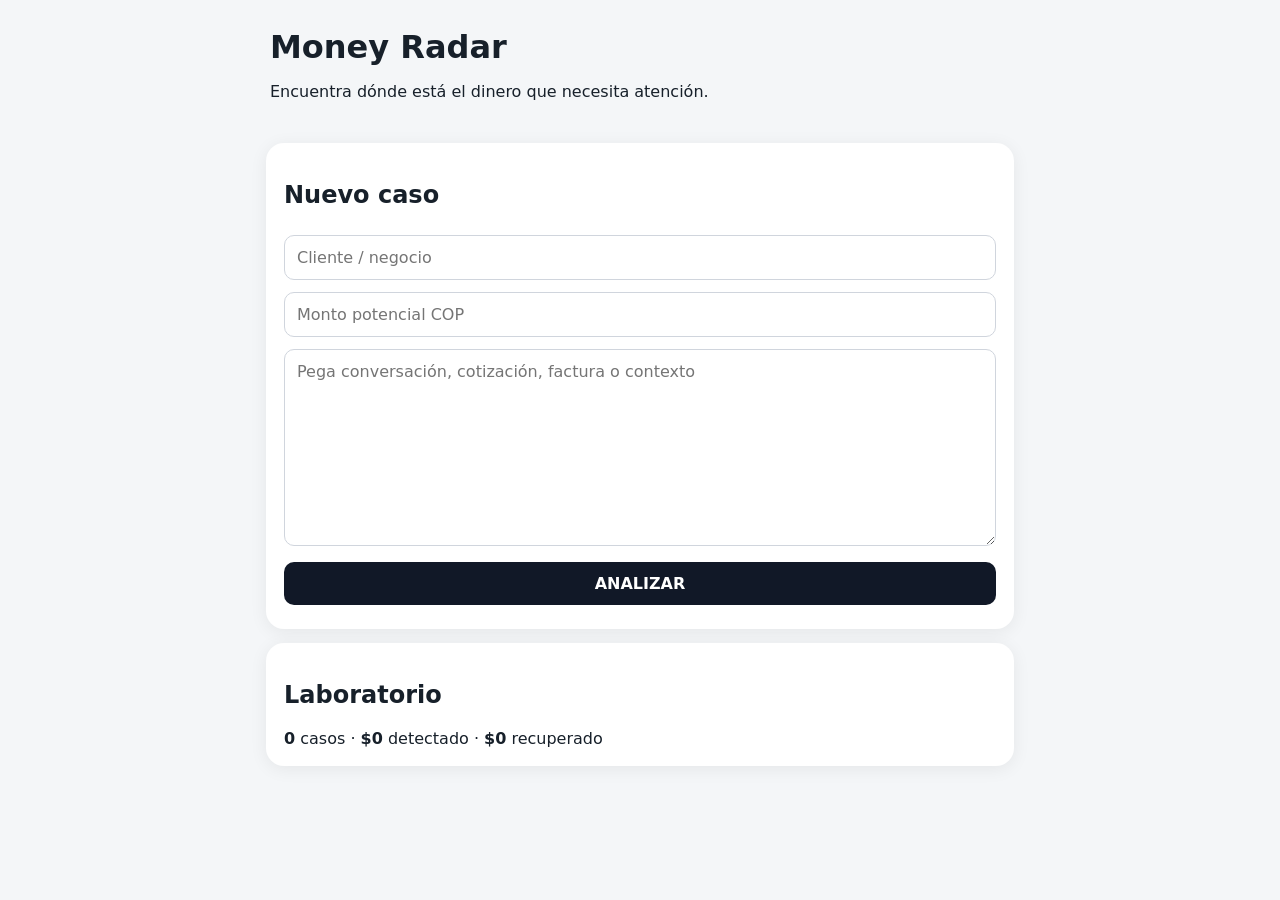
<file: money-radar/index.html>
<!doctype html><html lang="es"><head><meta charset="utf-8"><meta name="viewport" content="width=device-width,initial-scale=1"><title>Money Radar MVP</title><link rel="stylesheet" href="styles.css"></head><body><main><header><h1>Money Radar</h1><p>Encuentra dónde está el dinero que necesita atención.</p></header><section class="card"><h2>Nuevo caso</h2><input id="client" placeholder="Cliente / negocio"><input id="amount" type="number" placeholder="Monto potencial COP"><textarea id="conversation" rows="9" placeholder="Pega conversación, cotización, factura o contexto"></textarea><button id="analyze">ANALIZAR</button></section><section id="result" class="card" hidden><div id="score"></div><h2>Diagnóstico</h2><div id="diagnosis"></div><h2>Qué hacer ahora</h2><p id="action"></p><textarea id="message" rows="5"></textarea><button id="copy">COPIAR MENSAJE</button><h2>Resultado</h2><div class="out"><button data-o="respondio">Respondió</button><button data-o="nego">Negoció</button><button data-o="pago">Pagó</button><button data-o="no_pago">No pagó</button><button data-o="perdido">Perdido</button></div><input id="recovered" type="number" placeholder="Dinero recuperado COP"><button id="save">GUARDAR RESULTADO</button></section><section class="card"><h2>Laboratorio</h2><div id="stats"></div><div id="history"></div></section></main><script src="app.js"></script></body></html>
</file>
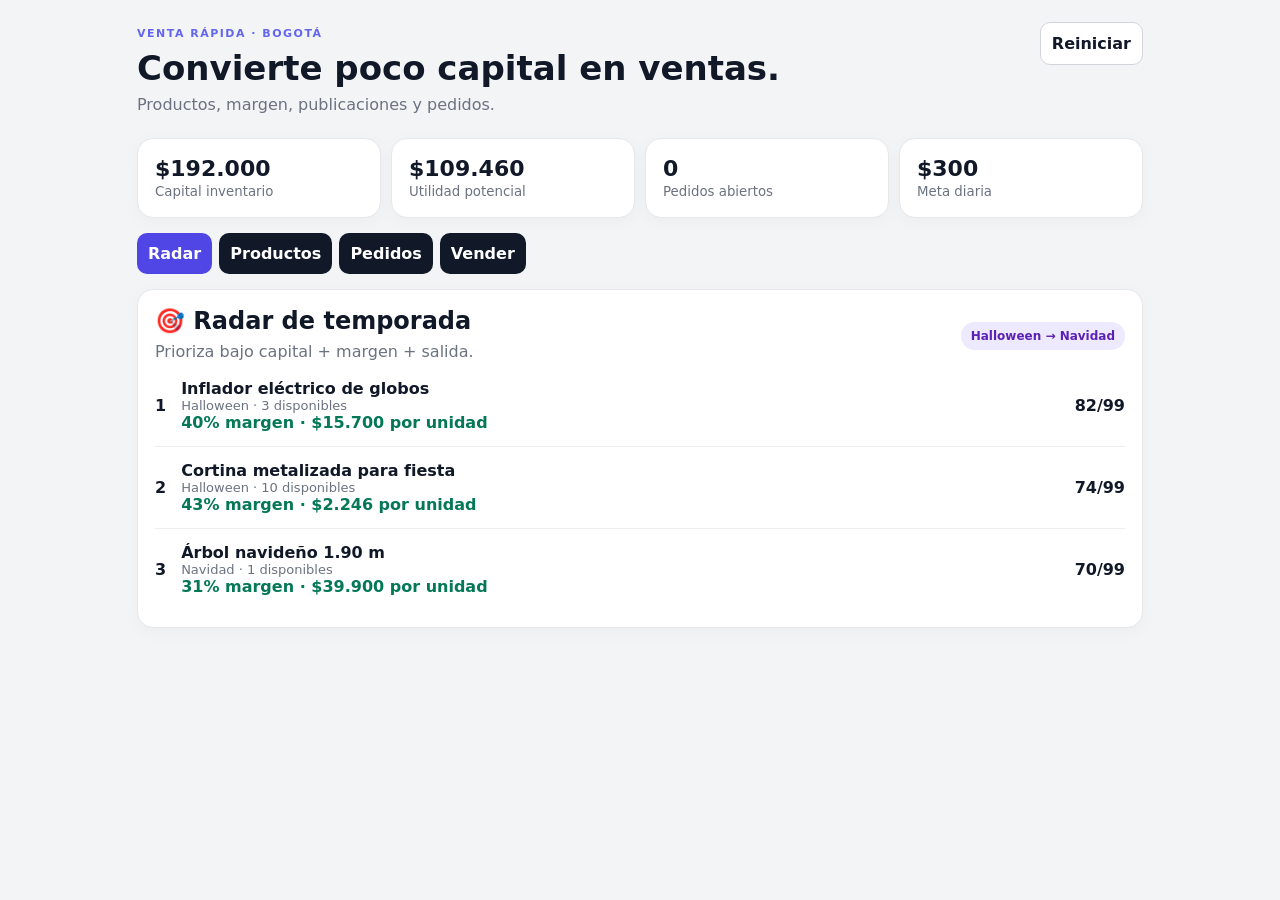
<file: venta-rapida/index.html>
<!doctype html><html lang="es"><head><meta charset="utf-8"><meta name="viewport" content="width=device-width,initial-scale=1"><meta name="theme-color" content="#111827"><title>VentaRápida</title><link rel="stylesheet" href="styles.css"></head><body><main><header><div><span class="eyebrow">VENTA RÁPIDA · BOGOTÁ</span><h1>Convierte poco capital en ventas.</h1><p>Productos, margen, publicaciones y pedidos.</p></div><button id="reset" class="ghost">Reiniciar</button></header><section class="stats"><div><b id="capital">$0</b><small>Capital inventario</small></div><div><b id="profit">$0</b><small>Utilidad potencial</small></div><div><b id="orders">0</b><small>Pedidos abiertos</small></div><div><b id="daily">$300</b><small>Meta diaria</small></div></section><nav><button data-tab="radar" class="active">Radar</button><button data-tab="catalog">Productos</button><button data-tab="orders">Pedidos</button><button data-tab="tools">Vender</button></nav><section id="radar" class="tab active"><div class="card"><div class="row"><div><h2>🎯 Radar de temporada</h2><p>Prioriza bajo capital + margen + salida.</p></div><span class="pill">Halloween → Navidad</span></div><div id="radarList"></div></div></section><section id="catalog" class="tab"><div class="card"><h2>Productos</h2><form id="productForm" class="grid"><input id="pname" placeholder="Producto" required><input id="pcost" type="number" placeholder="Costo" required><input id="pprice" type="number" placeholder="Venta" required><input id="pstock" type="number" placeholder="Unidades" required><select id="season"><option>Halloween</option><option>Navidad</option><option>Todo el año</option></select><button>Agregar</button></form><div id="productList"></div></div></section><section id="orders" class="tab"><div class="card"><div class="row"><h2>Pedidos</h2><button id="newOrder">+ Pedido</button></div><div id="orderList"></div></div></section><section id="tools" class="tab"><div class="card"><h2>Publicar y vender</h2><select id="sellProduct"></select><div id="sellPreview"></div><div class="actions"><button id="copyPost">Copiar publicación</button><button id="waPost">Abrir WhatsApp</button></div><hr><h3>Calculadora</h3><div class="grid"><input id="calcCost" type="number" placeholder="Costo"><input id="calcPrice" type="number" placeholder="Venta"><input id="calcQty" type="number" placeholder="Unidades"><input id="calcDelivery" type="number" value="8000" placeholder="Domicilio"><label><input id="deliveryPaid" type="checkbox" checked> Cliente paga domicilio</label><div class="result" id="calcResult">Utilidad: —</div></div></div></section></main><script src="app.js"></script></body></html>
</file>
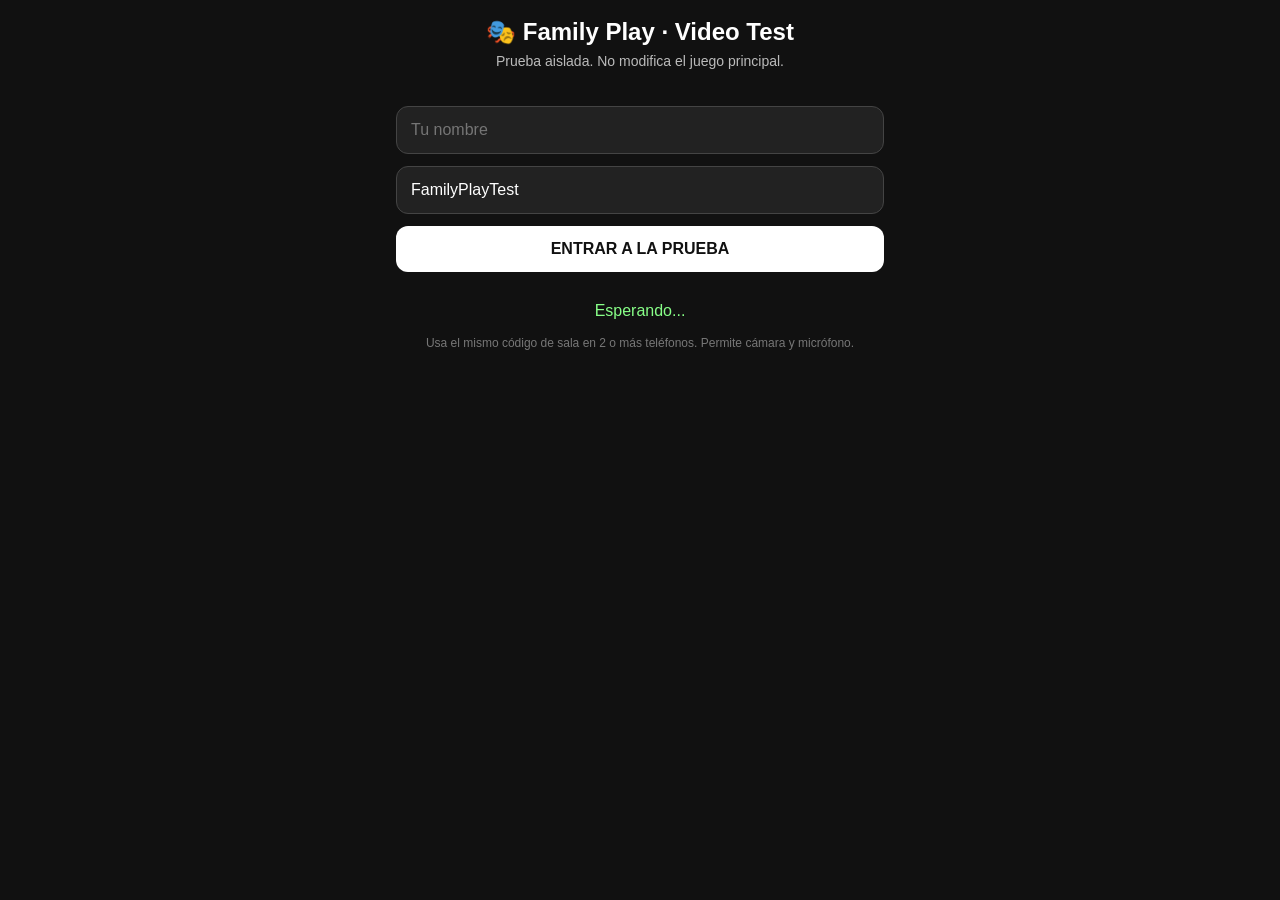
<file: jitsi-test.html>
<!doctype html>
<html lang="es">
<head>
<meta charset="utf-8">
<meta name="viewport" content="width=device-width,initial-scale=1,viewport-fit=cover">
<title>Family Play · Jitsi Test</title>
<style>
*{box-sizing:border-box}body{margin:0;background:#111;color:#fff;font-family:-apple-system,BlinkMacSystemFont,"Segoe UI",sans-serif}
header{padding:18px 16px 8px;text-align:center}h1{margin:0;font-size:24px}p{margin:7px 0;color:#bbb;font-size:14px}
#setup{padding:16px;max-width:520px;margin:auto}input,button{width:100%;padding:14px;margin:6px 0;border-radius:12px;border:0;font-size:16px}input{background:#222;color:#fff;border:1px solid #444}button{background:#fff;color:#111;font-weight:700}
#meet{height:70vh;min-height:480px;margin:10px auto;max-width:900px;border-radius:16px;overflow:hidden;background:#000;display:none}
#status{text-align:center;padding:8px;color:#8f8}
.small{text-align:center;font-size:12px;color:#777;padding:8px 16px 20px}
</style>
</head>
<body>
<header><h1>🎭 Family Play · Video Test</h1><p>Prueba aislada. No modifica el juego principal.</p></header>
<section id="setup">
<input id="name" placeholder="Tu nombre" autocomplete="name">
<input id="room" value="FamilyPlayTest" placeholder="Código de sala">
<button id="join">ENTRAR A LA PRUEBA</button>
</section>
<div id="status">Esperando...</div>
<div id="meet"></div>
<div class="small">Usa el mismo código de sala en 2 o más teléfonos. Permite cámara y micrófono.</div>
<script src="https://meet.jit.si/external_api.js"></script>
<script>
let api=null;
const $=id=>document.getElementById(id);
$("join").onclick=()=>{
 const name=($("name").value||"Jugador").trim().replace(/[^a-zA-Z0-9 áéíóúÁÉÍÓÚñÑ_-]/g,"").slice(0,30)||"Jugador";
 const room=($("room").value||"FamilyPlayTest").trim().replace(/[^a-zA-Z0-9_-]/g,"").slice(0,60)||"FamilyPlayTest";
 $("meet").style.display="block"; $("status").textContent="Conectando…";
 if(api){try{api.dispose()}catch(e){}}
 api=new JitsiMeetExternalAPI("meet.jit.si",{
   roomName:room,
   parentNode:$("meet"),
   width:"100%",height:"100%",
   userInfo:{displayName:name},
   lang:"es",
   configOverwrite:{
     prejoinConfig:{enabled:true},
     disableInviteFunctions:true,
     disableThirdPartyRequests:true,
     startWithAudioMuted:false,
     startWithVideoMuted:false
   },
   interfaceConfigOverwrite:{
     TOOLBAR_BUTTONS:["microphone","camera","hangup","tileview"],
     SHOW_JITSI_WATERMARK:false,
     SHOW_WATERMARK_FOR_GUESTS:false
   }
 });
 api.addListener("videoConferenceJoined",e=>{$("status").textContent="🟢 Conectado · "+(e.displayName||name)});
 api.addListener("participantJoined",e=>{$("status").textContent="🟢 Otro jugador conectado"});
 api.addListener("participantLeft",e=>{$("status").textContent="Jugador salió de la prueba"});
 api.addListener("cameraError",e=>{$("status").textContent="⚠️ Error de cámara: "+(e.message||"revisa permisos")});
 api.addListener("readyToClose",()=>{$("status").textContent="Prueba terminada"});
};
</script>
</body>
</html>
</file>
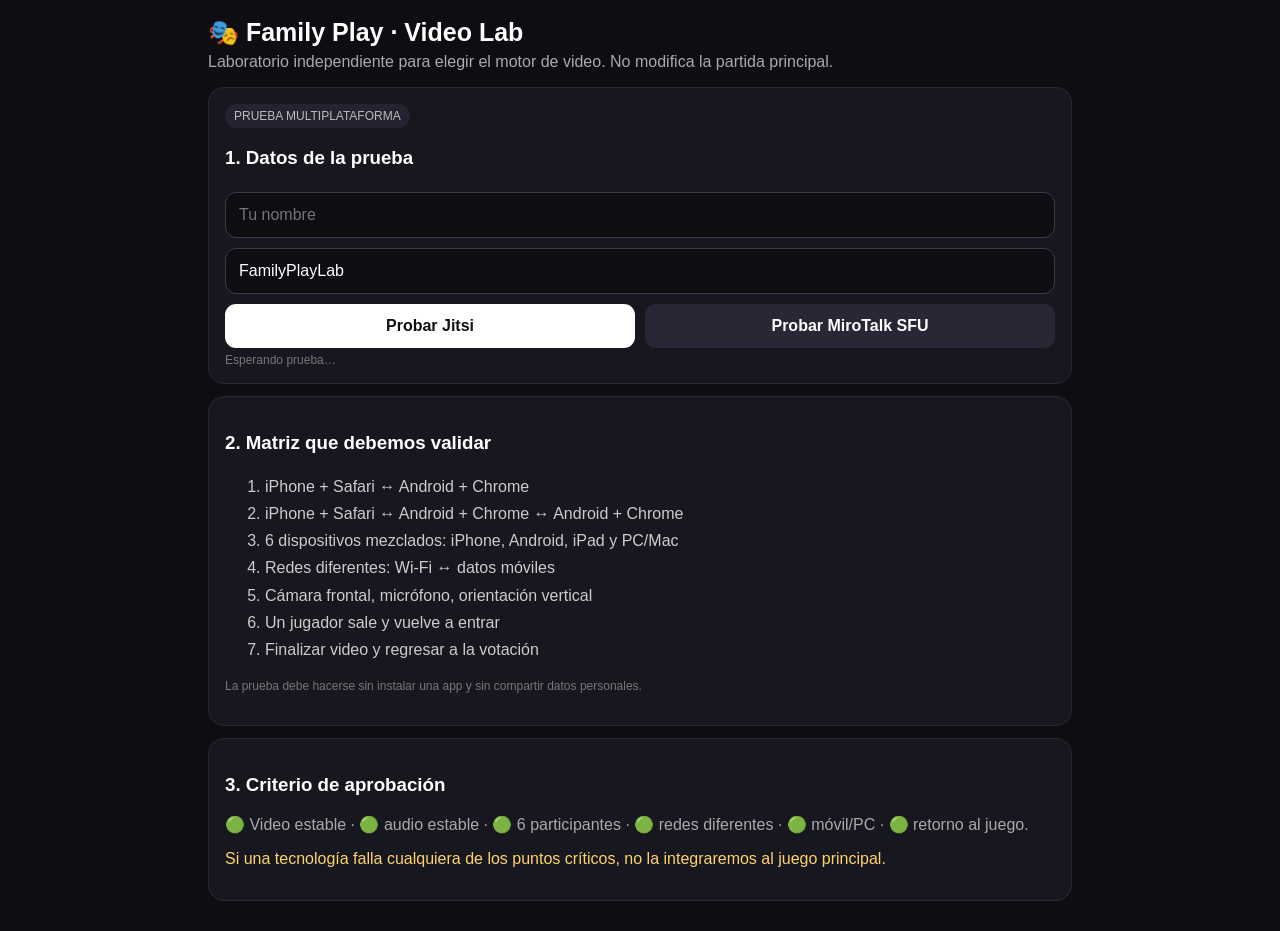
<file: video-lab.html>
<!doctype html>
<html lang="es">
<head>
<meta charset="utf-8">
<meta name="viewport" content="width=device-width,initial-scale=1,viewport-fit=cover">
<title>Family Play · Video Lab</title>
<style>
*{box-sizing:border-box}body{margin:0;background:#0d0d12;color:#fff;font-family:-apple-system,BlinkMacSystemFont,"Segoe UI",sans-serif}
main{max-width:900px;margin:auto;padding:18px}h1{margin:0 0 6px;font-size:25px}p{color:#aaa;margin:6px 0 16px}
.card{background:#171720;border:1px solid #292936;border-radius:16px;padding:16px;margin:12px 0}
input,button{font:inherit;width:100%;padding:13px;border-radius:11px;margin:5px 0}input{background:#0d0d12;color:#fff;border:1px solid #3a3a48}button{border:0;background:#fff;color:#111;font-weight:700}
button.alt{background:#272735;color:#fff}.grid{display:grid;grid-template-columns:repeat(auto-fit,minmax(220px,1fr));gap:10px}
#meet{display:none;height:68vh;min-height:500px;border-radius:15px;overflow:hidden;background:#000}
.badge{display:inline-block;padding:5px 9px;border-radius:99px;background:#232331;color:#bbb;font-size:12px}.ok{color:#7dff9d}.warn{color:#ffd36b}
ol{color:#ccc;line-height:1.7}.small{font-size:12px;color:#777}
</style>
</head>
<body>
<main>
<h1>🎭 Family Play · Video Lab</h1>
<p>Laboratorio independiente para elegir el motor de video. No modifica la partida principal.</p>

<div class="card">
<span class="badge">PRUEBA MULTIPLATAFORMA</span>
<h3>1. Datos de la prueba</h3>
<input id="name" placeholder="Tu nombre">
<input id="room" value="FamilyPlayLab" placeholder="Código de sala">
<div class="grid">
<button onclick="startJitsi()">Probar Jitsi</button>
<button class="alt" onclick="openMirotalk()">Probar MiroTalk SFU</button>
</div>
<div id="status" class="small">Esperando prueba…</div>
</div>

<div id="meet"></div>

<div class="card">
<h3>2. Matriz que debemos validar</h3>
<ol>
<li>iPhone + Safari ↔ Android + Chrome</li>
<li>iPhone + Safari ↔ Android + Chrome ↔ Android + Chrome</li>
<li>6 dispositivos mezclados: iPhone, Android, iPad y PC/Mac</li>
<li>Redes diferentes: Wi‑Fi ↔ datos móviles</li>
<li>Cámara frontal, micrófono, orientación vertical</li>
<li>Un jugador sale y vuelve a entrar</li>
<li>Finalizar video y regresar a la votación</li>
</ol>
<p class="small">La prueba debe hacerse sin instalar una app y sin compartir datos personales.</p>
</div>

<div class="card">
<h3>3. Criterio de aprobación</h3>
<p>🟢 Video estable · 🟢 audio estable · 🟢 6 participantes · 🟢 redes diferentes · 🟢 móvil/PC · 🟢 retorno al juego.</p>
<p class="warn">Si una tecnología falla cualquiera de los puntos críticos, no la integraremos al juego principal.</p>
</div>
</main>

<script src="https://meet.jit.si/external_api.js"></script>
<script>
let api=null;
const $=id=>document.getElementById(id);
function clean(v,f){return (v||f).trim().replace(/[^a-zA-Z0-9 áéíóúÁÉÍÓÚñÑ_-]/g,"").slice(0,50)||f}
function startJitsi(){
 const name=clean($("name").value,"Jugador");
 const room=clean($("room").value,"FamilyPlayLab").replace(/ /g,"-");
 $("meet").style.display="block";
 $("status").innerHTML='<span class="ok">Jitsi: conectando…</span>';
 if(api){try{api.dispose()}catch(e){}}
 api=new JitsiMeetExternalAPI("meet.jit.si",{
   roomName:room,parentNode:$("meet"),width:"100%",height:"100%",lang:"es",
   userInfo:{displayName:name},
   configOverwrite:{prejoinConfig:{enabled:true},disableInviteFunctions:true},
   interfaceConfigOverwrite:{TOOLBAR_BUTTONS:["microphone","camera","hangup","tileview"],SHOW_JITSI_WATERMARK:false}
 });
 api.addListener("videoConferenceJoined",e=>$("status").innerHTML='<span class="ok">Jitsi conectado ✓</span>');
 api.addListener("participantJoined",e=>$("status").innerHTML='<span class="ok">Jitsi · otro jugador conectado ✓</span>');
 api.addListener("participantLeft",e=>$("status").textContent="Jitsi · un jugador salió");
}
function openMirotalk(){
 const name=encodeURIComponent(clean($("name").value,"Jugador"));
 const room=encodeURIComponent(clean($("room").value,"FamilyPlayLab").replace(/ /g,"-"));
 const url="https://sfu.mirotalk.com/join?room="+room+"&password=0&name="+name+"&audio=1&video=1&screen=0&notify=0";
 $("status").innerHTML='<span class="ok">Abriendo MiroTalk SFU…</span>';
 window.open(url,"_blank","noopener");
}
</script>
</body>
</html>
</file>
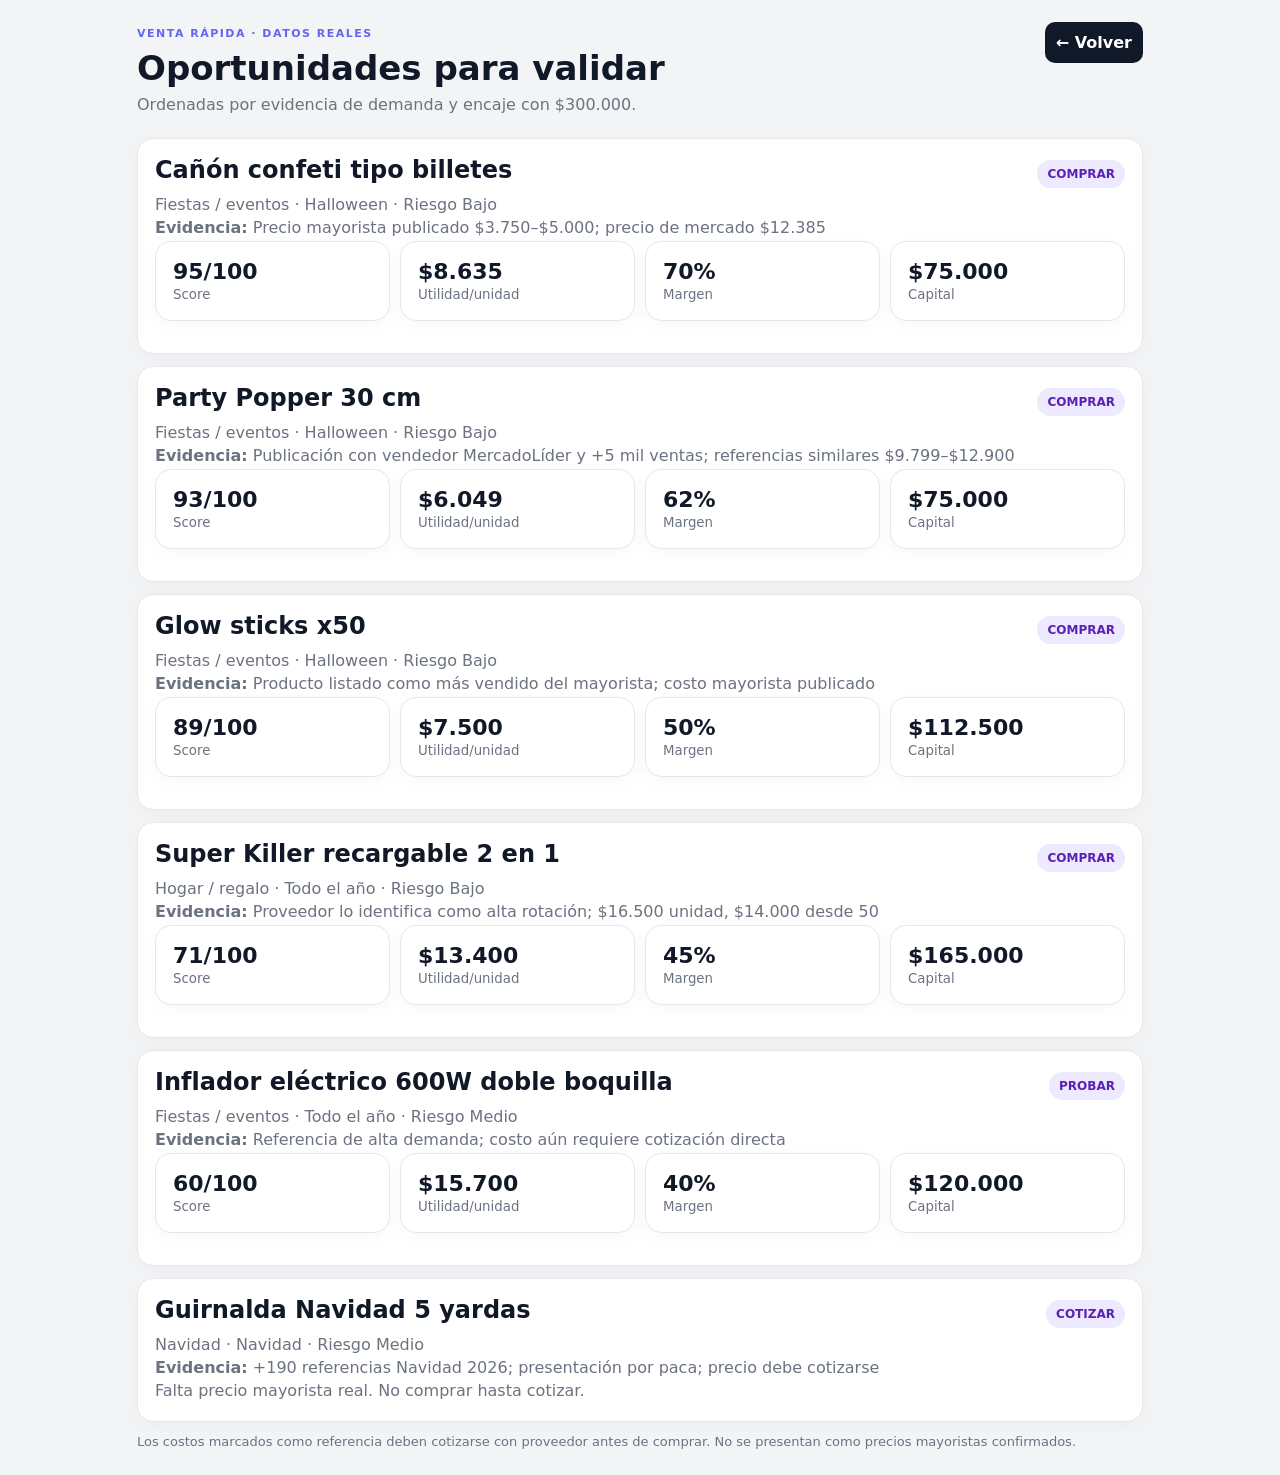
<file: venta-rapida/oportunidades.html>
<!doctype html><html lang="es"><head><meta charset="utf-8"><meta name="viewport" content="width=device-width,initial-scale=1"><title>Oportunidades reales</title><link rel="stylesheet" href="styles.css"></head><body><main><header><div><span class="eyebrow">VENTA RÁPIDA · DATOS REALES</span><h1>Oportunidades para validar</h1><p>Ordenadas por evidencia de demanda y encaje con $300.000.</p></div><a href="index.html"><button>← Volver</button></a></header><div id="list"></div><p class="muted">Los costos marcados como referencia deben cotizarse con proveedor antes de comprar. No se presentan como precios mayoristas confirmados.</p></main><script src="radar.js"></script><script src="oportunidades.js"></script><script>const rows=OPPORTUNITIES.map(x=>{const o=x.marketPrice&&x.referenceCost?VR_RADAR.analyze({name:x.name,cost:x.referenceCost,sale:x.marketPrice,units:x.units,velocity:x.velocity,season:x.season,risk:x.risk}):null;return {x,o}}).sort((a,b)=>(b.o?.score||0)-(a.o?.score||0));document.querySelector("#list").innerHTML=rows.map(({x,o})=>'<div class="card" style="margin-bottom:12px"><div class="row"><h2>'+x.name+'</h2><span class="pill">'+(o?o.decision:"COTIZAR")+'</span></div><p>'+x.category+' · '+x.season+' · Riesgo '+x.risk+'</p><p><b>Evidencia:</b> '+x.proof+'</p>'+(o?'<div class="stats"><div><b>'+o.score+'/100</b><small>Score</small></div><div><b>$'+o.profit.toLocaleString("es-CO")+'</b><small>Utilidad/unidad</small></div><div><b>'+Math.round(o.margin)+'%</b><small>Margen</small></div><div><b>$'+o.capital.toLocaleString("es-CO")+'</b><small>Capital</small></div></div>':'<p class="warn">Falta precio mayorista real. No comprar hasta cotizar.</p>')+'</div>').join("")</script></body></html>
</file>
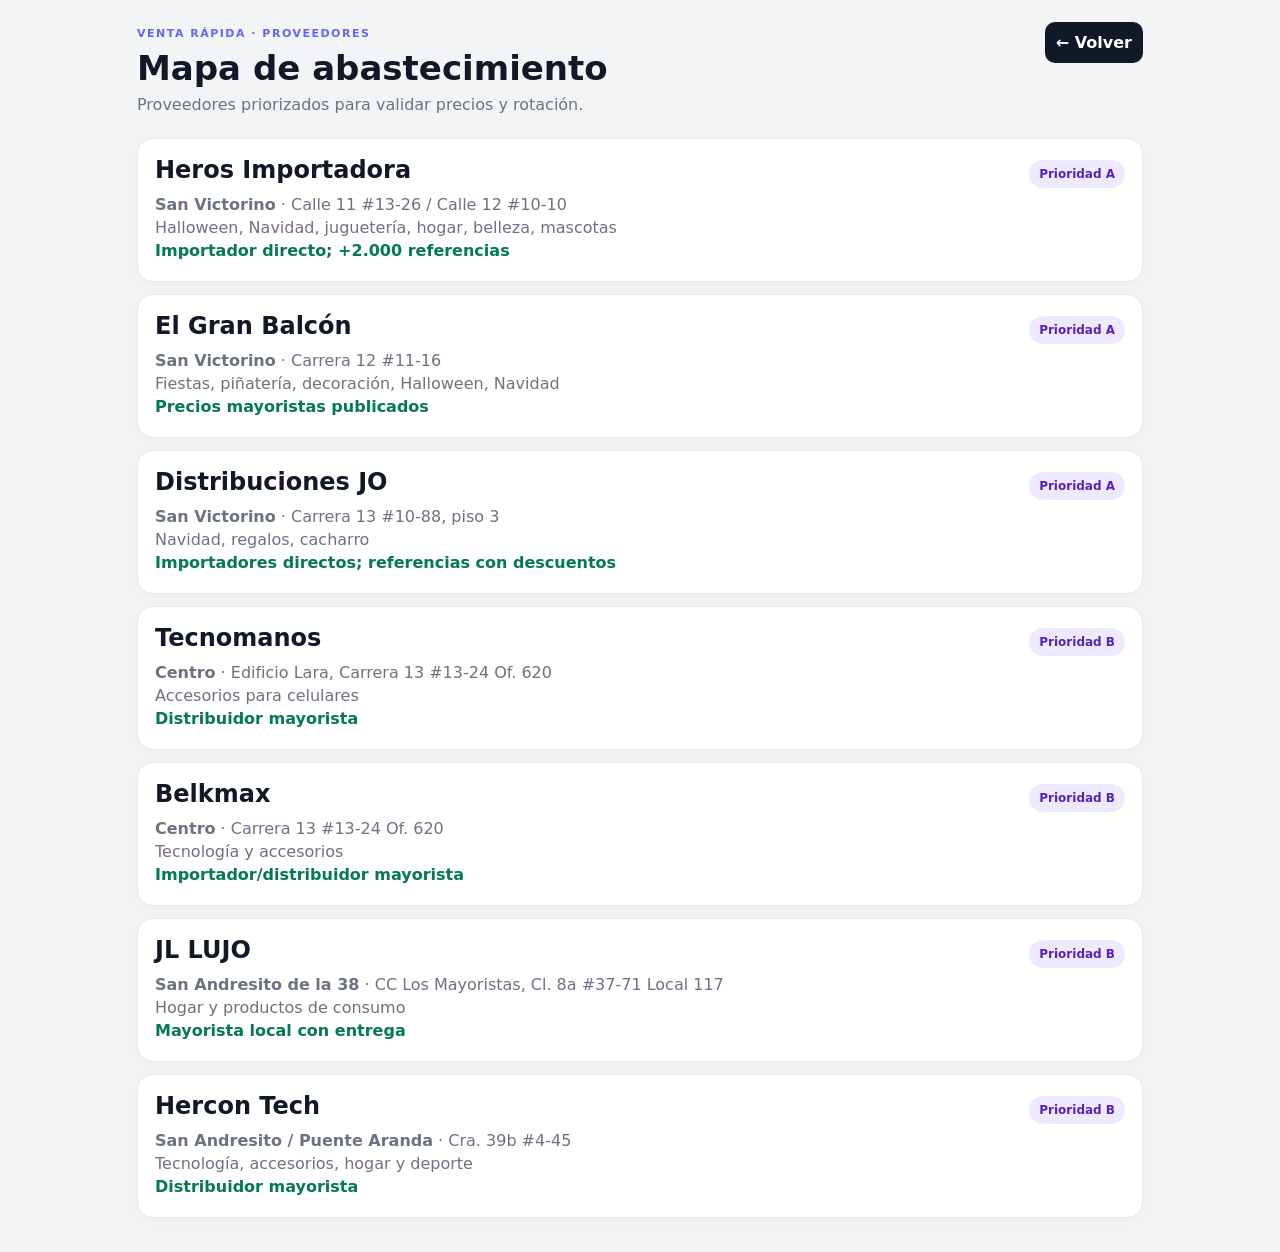
<file: venta-rapida/proveedores.html>
<!doctype html><html lang="es"><head><meta charset="utf-8"><meta name="viewport" content="width=device-width,initial-scale=1"><title>Proveedores Bogotá</title><link rel="stylesheet" href="styles.css"></head><body><main><header><div><span class="eyebrow">VENTA RÁPIDA · PROVEEDORES</span><h1>Mapa de abastecimiento</h1><p>Proveedores priorizados para validar precios y rotación.</p></div><a href="index.html"><button>← Volver</button></a></header><div id="list"></div></main><script src="proveedores.js"></script><script>document.querySelector("#list").innerHTML=SUPPLIERS.map(s=>'<div class="card" style="margin-bottom:12px"><div class="row"><h2>'+s.name+'</h2><span class="pill">Prioridad '+s.priority+'</span></div><p><b>'+s.zone+'</b> · '+s.address+'</p><p>'+s.focus+'</p><p class="good">'+s.evidence+'</p></div>').join("")</script></body></html>
</file>
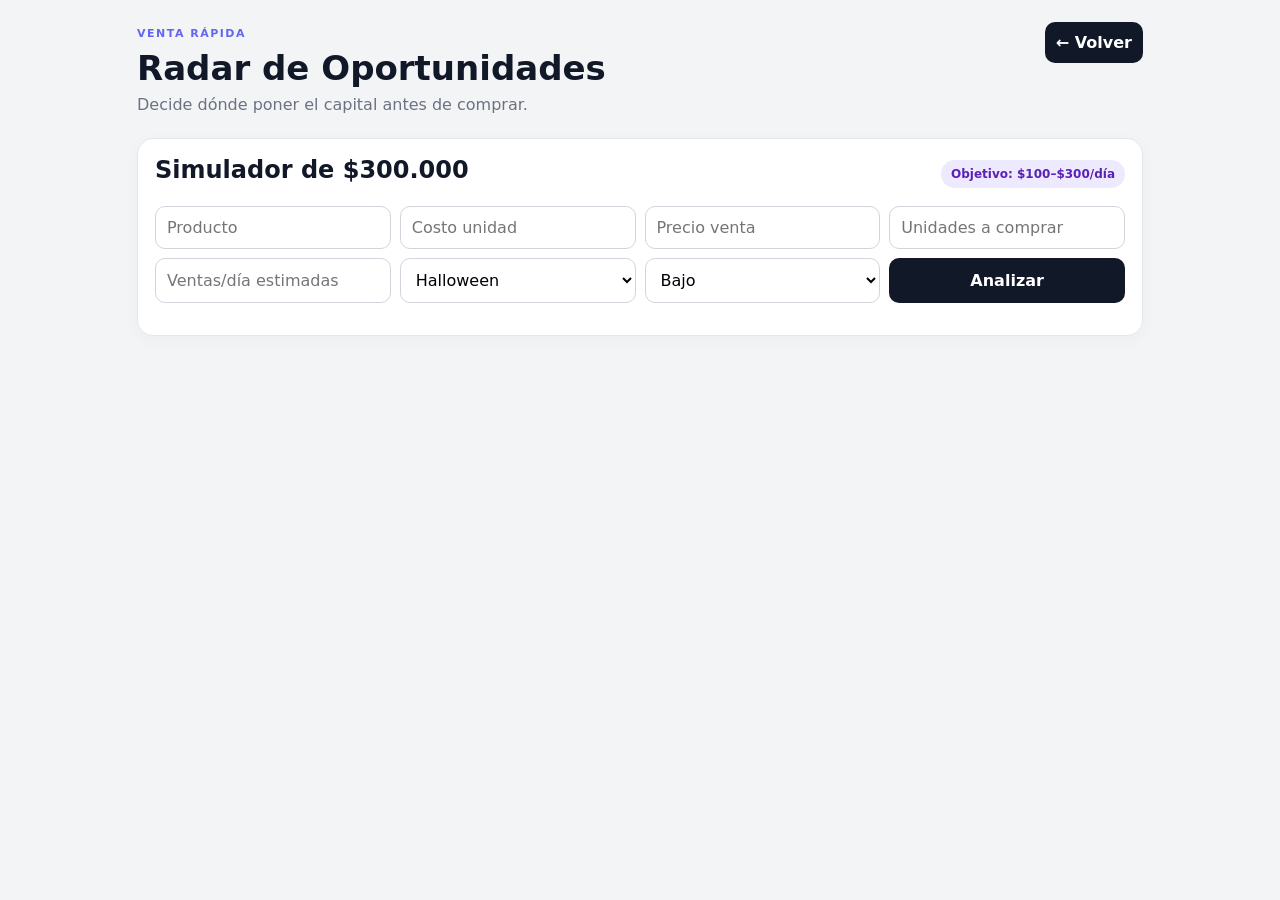
<file: venta-rapida/radar.html>
<!doctype html><html lang="es"><head><meta charset="utf-8"><meta name="viewport" content="width=device-width,initial-scale=1"><title>Radar de Oportunidades</title><link rel="stylesheet" href="styles.css"></head><body><main><header><div><span class="eyebrow">VENTA RÁPIDA</span><h1>Radar de Oportunidades</h1><p>Decide dónde poner el capital antes de comprar.</p></div><a href="index.html"><button>← Volver</button></a></header><section class="card"><div class="row"><h2>Simulador de $300.000</h2><span class="pill">Objetivo: $100–$300/día</span></div><form id="f" class="grid"><input id="name" placeholder="Producto" required><input id="cost" type="number" placeholder="Costo unidad" required><input id="sale" type="number" placeholder="Precio venta" required><input id="units" type="number" placeholder="Unidades a comprar" required><input id="velocity" type="number" step=".1" placeholder="Ventas/día estimadas" required><select id="season"><option>Halloween</option><option>Navidad</option><option>Todo el año</option></select><select id="risk"><option>Bajo</option><option>Medio</option><option>Alto</option></select><button>Analizar</button></form><div id="out"></div></section></main><script src="radar.js"></script><script>const f=document.querySelector("#f");f.onsubmit=e=>{e.preventDefault();const o=VR_RADAR.analyze({name:name.value,cost:+cost.value,sale:+sale.value,units:+units.value,velocity:+velocity.value,season:season.value,risk:risk.value});out.innerHTML="<div class=card><h2>"+o.decision+" · "+o.score+"/100</h2><div class=stats><div><b>$"+o.capital.toLocaleString("es-CO")+"</b><small>Capital</small></div><div><b>$"+o.profit.toLocaleString("es-CO")+"</b><small>Utilidad/unidad</small></div><div><b>"+Math.round(o.margin)+"%</b><small>Margen</small></div><div><b>$"+Math.round(o.daily).toLocaleString("es-CO")+"</b><small>Utilidad diaria estimada</small></div></div><p><b>ROI:</b> "+Math.round(o.roi)+"% · <b>Capital disponible:</b> $300.000</p><p>"+(o.decision==="COMPRAR"?"✅ Encaja con la estrategia. Compra limitada y valida rotación.":o.decision==="PROBAR"?"🟡 Haz una prueba pequeña antes de comprometer capital.":"🔴 No pondría capital aquí con estos datos.")+"</p></div>"}</script></body></html>
</file>
<file: money-radar/styles.css>
*{box-sizing:border-box}body{margin:0;background:#f4f6f8;color:#17202a;font-family:system-ui,-apple-system,sans-serif}main{max-width:780px;margin:auto;padding:16px}header{padding:12px 4px}h1{font-size:32px;margin:0}.card{background:#fff;border-radius:18px;padding:18px;margin:14px 0;box-shadow:0 3px 18px #0001}input,textarea,button{width:100%;padding:12px;margin:6px 0;border:1px solid #d0d5dd;border-radius:10px;font:inherit}button{background:#111827;color:#fff;font-weight:700;border:0;cursor:pointer}.out{display:grid;grid-template-columns:repeat(5,1fr);gap:5px}.out button{font-size:12px}.score{font-size:24px;font-weight:800}.high{border-left:6px solid #111827;padding:12px;background:#f2f4f7;border-radius:10px}@media(max-width:600px){.out{grid-template-columns:1fr 1fr}}
</file>
<file: venta-rapida/styles.css>
:root{font-family:Inter,system-ui,sans-serif;color:#111827;background:#f3f4f6}*{box-sizing:border-box}body{margin:0}main{max-width:1050px;margin:auto;padding:22px}header{display:flex;justify-content:space-between;gap:20px;align-items:start;margin-bottom:20px}.eyebrow{font-size:11px;font-weight:800;letter-spacing:1.5px;color:#6366f1}h1{font-size:34px;margin:7px 0}h2{margin:0 0 7px}p{color:#6b7280;margin:4px 0}.stats{display:grid;grid-template-columns:repeat(4,1fr);gap:10px;margin-bottom:15px}.stats div,.card{background:white;border:1px solid #e5e7eb;border-radius:16px;padding:17px;box-shadow:0 4px 18px #00000008}.stats b{display:block;font-size:22px}.stats small{color:#6b7280}nav{display:flex;gap:7px;margin-bottom:15px;overflow:auto}button,input,select{font:inherit;border-radius:10px;border:1px solid #d1d5db;padding:11px;background:white}button{cursor:pointer;font-weight:700;background:#111827;color:white;border:0}button.active{background:#4f46e5}.ghost{background:white;color:#111827;border:1px solid #d1d5db}.tab{display:none}.tab.active{display:block}.grid{display:grid;grid-template-columns:repeat(4,1fr);gap:9px;margin:15px 0}.row{display:flex;justify-content:space-between;gap:12px;align-items:center}.pill{background:#ede9fe;color:#5b21b6;padding:7px 10px;border-radius:99px;font-size:12px;font-weight:800}.item{border-top:1px solid #eee;padding:14px 0;display:flex;justify-content:space-between;gap:15px;align-items:center}.item:first-child{border-top:0}.muted{color:#6b7280;font-size:13px}.good{color:#047857;font-weight:800}.tag{font-size:11px;padding:5px 7px;border-radius:7px;background:#f3f4f6}.actions{display:flex;gap:8px;flex-wrap:wrap}.result{padding:11px;background:#f9fafb;border-radius:10px;font-weight:800}hr{border:0;border-top:1px solid #eee;margin:22px 0}@media(max-width:700px){main{padding:14px}h1{font-size:27px}.stats{grid-template-columns:repeat(2,1fr)}.grid{grid-template-columns:1fr 1fr}header{display:block}.ghost{margin-top:12px}}
</file>
